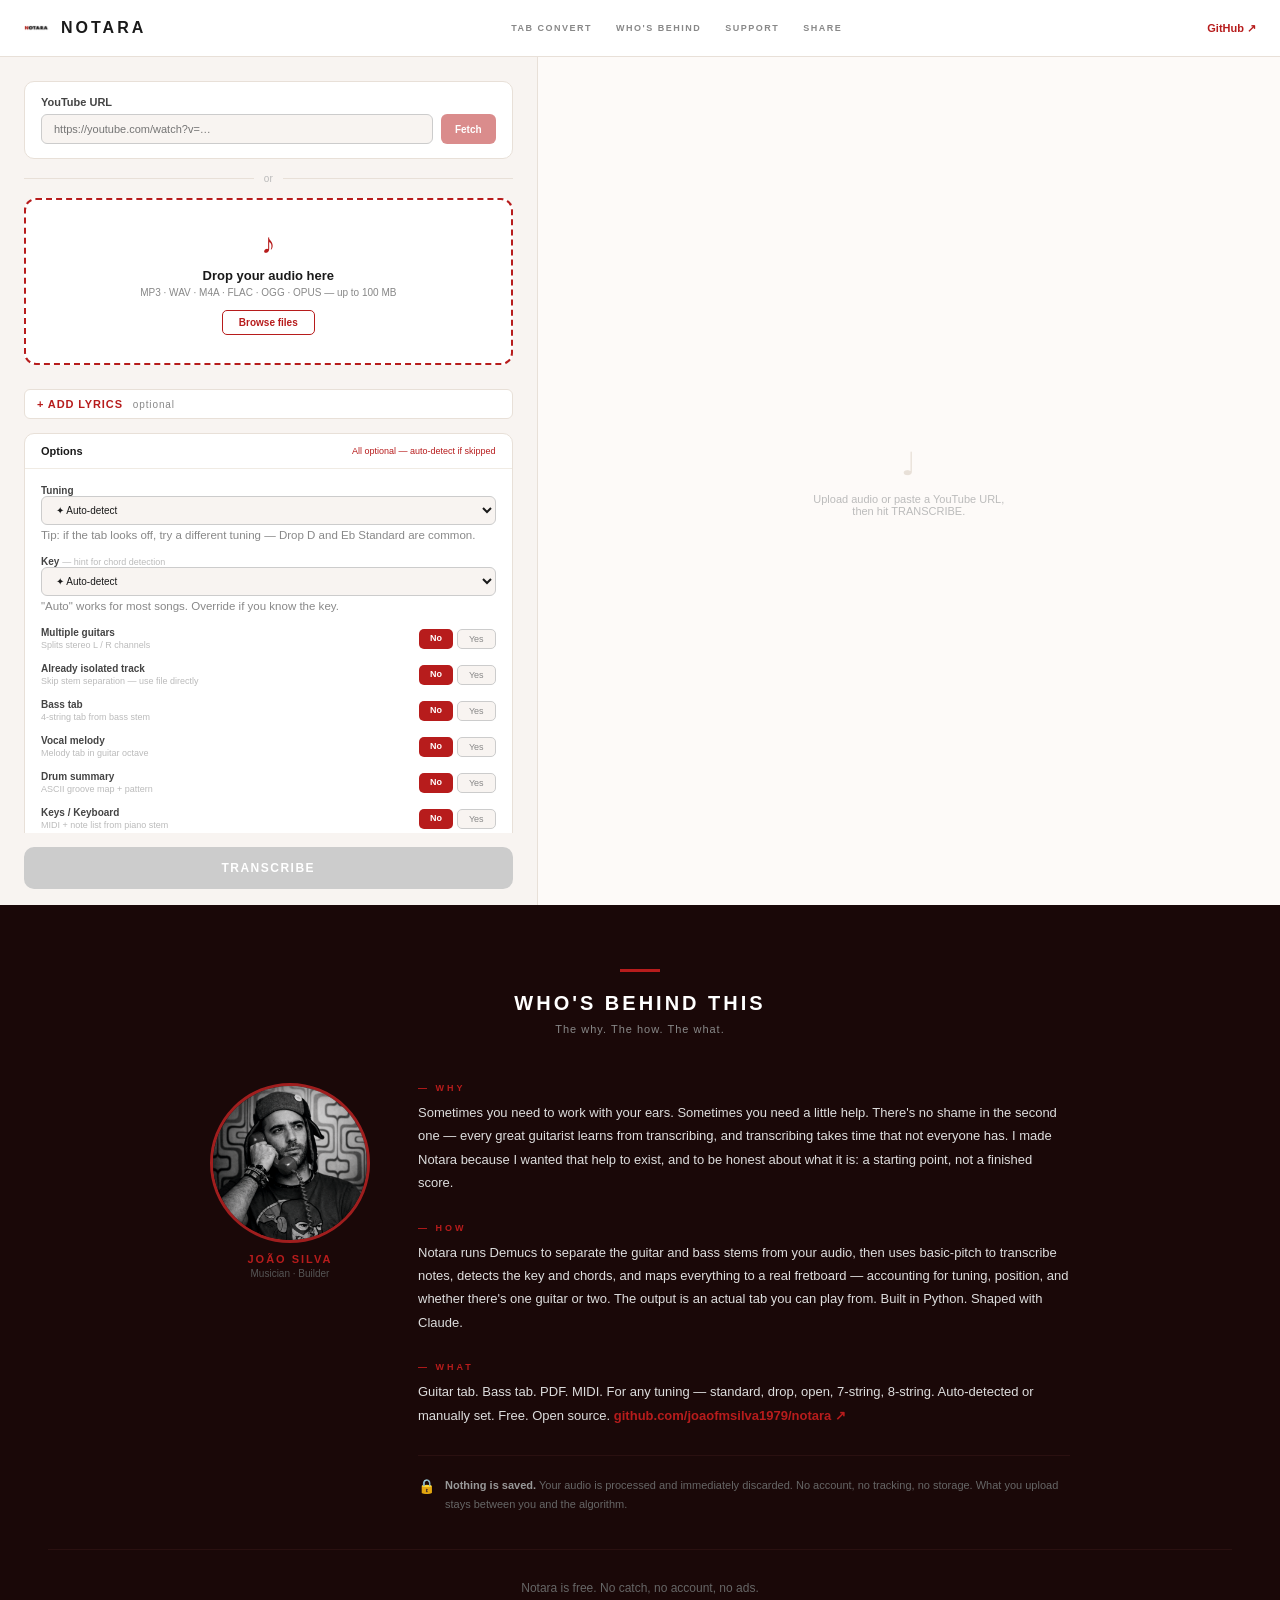
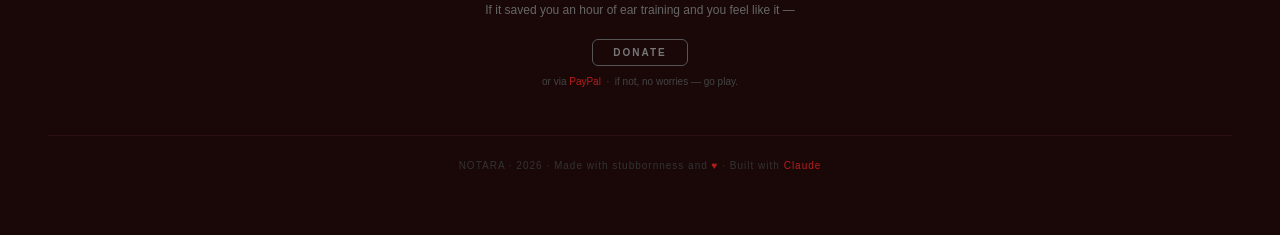
<file: index.html>
<!DOCTYPE html>
<html lang="en">
<head>
  <meta charset="UTF-8">
  <meta name="viewport" content="width=device-width, initial-scale=1.0">
  <title>Notara — Audio to Guitar Tab</title>
  <meta name="description" content="Upload audio or paste a YouTube URL. Notara transcribes guitar tab, bass tab, and vocal melody automatically. Free. No account. Any tuning.">
  <meta name="keywords" content="guitar tab, guitartab, guitar tab generator, audio to guitar tab, ultimate guitar alternative, automatic guitar transcription, bass tab from audio, vocal melody tab, free tab maker">
  <link rel="canonical" href="https://notara.io">
  <meta property="og:title" content="Notara — Audio to Guitar Tab">
  <meta property="og:description" content="Turn any audio into guitar tab. Upload a file or paste a YouTube URL. Free, open source, no account needed.">
  <meta property="og:image" content="https://notara.io/og-image.svg">
  <meta property="og:url" content="https://notara.io">
  <meta property="og:type" content="website">
  <meta name="twitter:card" content="summary_large_image">
  <script type="application/ld+json">{"@context":"https://schema.org","@type":"SoftwareApplication","name":"Notara","applicationCategory":"MusicApplication","operatingSystem":"Web","url":"https://notara.io","description":"Automatic guitar tab and bass tab transcription from audio. Free and open source.","offers":{"@type":"Offer","price":"0"}}</script>
  <link rel="stylesheet" href="css/main.css">
  <link rel="manifest" href="manifest.json">
  <meta name="theme-color" content="#B71C1C">
</head>
<body>

<!-- NAV -->
<nav>
  <a class="logo" href="#" style="text-decoration:none;">
    <img class="logo-img" src="notara-logo.png" alt="Notara logo">
    <span class="logo-text">NOTARA</span>
  </a>
  <nav-links class="nav-links">
    <a class="nav-link" href="#tool">TAB CONVERT</a>
    <a class="nav-link" href="#about">WHO'S BEHIND</a>
    <a class="nav-link" href="#donate">SUPPORT</a>
    <div class="nav-share-wrap">
      <button class="nav-link nav-share-btn" id="btn-share">SHARE</button>
      <div class="share-dropdown" id="share-dropdown" style="display:none">
        <a class="share-item" id="share-twitter" href="#" target="_blank" rel="noopener">𝕏 / Twitter</a>
        <a class="share-item" id="share-whatsapp" href="#" target="_blank" rel="noopener">WhatsApp</a>
        <a class="share-item" id="share-facebook" href="#" target="_blank" rel="noopener">Facebook</a>
        <button class="share-item" id="share-instagram">Instagram</button>
        <button class="share-item" id="share-copy">Copy link</button>
      </div>
    </div>
  </nav-links>
  <a class="nav-gh" href="https://github.com/joaofmsilva1979/notara" target="_blank">GitHub ↗</a>
</nav>

<!-- TOOL -->
<div class="tool-wrapper" id="tool">

  <!-- LEFT PANEL -->
  <div class="panel-left">
  <div class="panel-scroll">

    <!-- YouTube -->
    <div class="yt-box">
      <div class="field-label">YouTube URL</div>
      <div class="yt-row">
        <input class="yt-input" id="yt-input" type="url" placeholder="https://youtube.com/watch?v=…">
        <button class="btn-fetch" id="btn-fetch" disabled>Fetch</button>
      </div>
    </div>

    <div class="or-divider"><span>or</span></div>

    <!-- Drop zone -->
    <div class="drop-zone" id="drop-zone">
      <div class="drop-icon">♪</div>
      <div class="drop-title">Drop your audio here</div>
      <div class="drop-sub">MP3 · WAV · M4A · FLAC · OGG · OPUS — up to 100 MB</div>
      <button class="btn-browse" id="btn-browse">Browse files</button>
      <input type="file" id="file-input" accept=".mp3,.wav,.m4a,.flac,.ogg,.opus" hidden>
    </div>

    <!-- Selected file indicator -->
    <div id="file-indicator" style="display:none;font-size:10px;color:var(--muted);text-align:center;"></div>

    <!-- Lyrics (optional) -->
    <div id="lyrics-section" class="lyrics-section">
      <button id="lyrics-toggle" class="lyrics-toggle" type="button">+ ADD LYRICS <span class="lyrics-toggle-hint">optional</span></button>
      <div id="lyrics-body" class="lyrics-body" style="display:none">
        <div id="lyrics-drop" class="lyrics-drop">
          <span>Drop .txt / .doc / .docx or <button id="lyrics-browse" class="btn-link" type="button">browse</button></span>
          <input type="file" id="lyrics-file-input" accept=".txt,.doc,.docx" style="display:none">
          <div id="lyrics-file-indicator" class="lyrics-file-indicator" style="display:none"></div>
        </div>
        <div class="lyrics-or">— or —</div>
        <textarea id="lyrics-textarea" class="lyrics-textarea" placeholder="Paste lyrics here..." rows="4"></textarea>
      </div>
    </div>

    <!-- Options -->
    <div class="options-box">
      <div class="options-head">
        <span class="options-head-title">Options</span>
        <span class="options-head-hint">All optional — auto-detect if skipped</span>
      </div>
      <div class="options-body">

        <!-- Tuning -->
        <div>
          <div class="opt-label">Tuning</div>
          <select class="opt-select" id="opt-tuning">
            <option value="auto">✦ Auto-detect</option>
            <optgroup label="── Standard ──">
              <option value="Standard EADGBE">Standard (E A D G B e)</option>
              <option value="Eb Standard">Std ½↓ — Eb (Eb Ab Db Gb Bb eb)</option>
              <option value="D Standard">Std 1↓ — D (D G C F A d)</option>
              <option value="C# Standard">Std 1½↓ — C# (C# F# B E G# c#)</option>
              <option value="C Standard">Std 2↓ — C (C F Bb Eb G c)</option>
            </optgroup>
            <optgroup label="── Drop ──">
              <option value="Drop D">Drop D (D A D G B e)</option>
              <option value="Drop C#">Drop C# (C# Ab Db Gb Bb eb)</option>
              <option value="Drop C">Drop C (C G C F A d)</option>
              <option value="Drop B">Drop B (B F# B E G# c#)</option>
              <option value="Drop A">Drop A (A E A D F# b)</option>
            </optgroup>
            <optgroup label="── Open ──">
              <option value="Open G">Open G (D G D G B d)</option>
              <option value="Open D">Open D (D A D F# A d)</option>
              <option value="Open E">Open E (E B E G# B e)</option>
              <option value="Open A">Open A (E A E A C# e)</option>
              <option value="Open C">Open C (C G C G C e)</option>
              <option value="DADGAD">DADGAD (D A D G A d)</option>
            </optgroup>
            <optgroup label="── 7-String ──">
              <option value="7-String Standard">7-String Standard (B E A D G B e)</option>
              <option value="7-String Drop A">7-String Drop A (A E A D G B e)</option>
            </optgroup>
            <optgroup label="── 8-String ──">
              <option value="8-String Standard">8-String Standard (F# B E A D G B e)</option>
              <option value="8-String Drop E">8-String Drop E (E B E A D G B e)</option>
            </optgroup>
            <optgroup label="── Baritone ──">
              <option value="Baritone B">Baritone B (B E A D F# b)</option>
              <option value="Baritone A">Baritone A (A D G C E a)</option>
            </optgroup>
            <optgroup label="── Bass ──">
              <option value="Bass Standard EADG">Bass Standard (E A D G)</option>
              <option value="Bass Drop D">Bass Drop D (D A D G)</option>
              <option value="Bass 5-String BEADG">Bass 5-String (B E A D G)</option>
            </optgroup>
          </select>
          <p class="option-hint" id="tuning-hint">
            Tip: if the tab looks off, try a different tuning — Drop D and Eb Standard are common.
          </p>
        </div>

        <!-- Key -->
        <div>
          <div class="opt-label">Key <span style="font-weight:400;color:var(--dim);font-size:9px;">— hint for chord detection</span></div>
          <select class="opt-select" id="opt-key">
            <option value="auto">✦ Auto-detect</option>
            <optgroup label="Major">
              <option value="C major">C major</option><option value="C# major">C# major</option>
              <option value="D major">D major</option><option value="D# major">D# major</option>
              <option value="E major">E major</option><option value="F major">F major</option>
              <option value="F# major">F# major</option><option value="G major">G major</option>
              <option value="G# major">G# major</option><option value="A major">A major</option>
              <option value="A# major">A# major</option><option value="B major">B major</option>
            </optgroup>
            <optgroup label="Minor">
              <option value="C minor">C minor</option><option value="C# minor">C# minor</option>
              <option value="D minor">D minor</option><option value="D# minor">D# minor</option>
              <option value="E minor">E minor</option><option value="F minor">F minor</option>
              <option value="F# minor">F# minor</option><option value="G minor">G minor</option>
              <option value="G# minor">G# minor</option><option value="A minor">A minor</option>
              <option value="A# minor">A# minor</option><option value="B minor">B minor</option>
            </optgroup>
          </select>
          <p class="option-hint" id="key-hint">
            "Auto" works for most songs. Override if you know the key.
          </p>
        </div>

        <!-- Multiple guitars -->
        <div class="opt-row">
          <div>
            <div class="opt-label">Multiple guitars</div>
            <div class="opt-sublabel">Splits stereo L / R channels</div>
          </div>
          <div class="toggle" id="toggle-multi">
            <div class="toggle-yes" data-val="0">No</div>
            <div class="toggle-no" data-val="1">Yes</div>
          </div>
        </div>

        <!-- Skip separation -->
        <div class="opt-row">
          <div>
            <div class="opt-label">Already isolated track</div>
            <div class="opt-sublabel">Skip stem separation — use file directly</div>
          </div>
          <div class="toggle" id="toggle-nosep">
            <div class="toggle-yes" data-val="0">No</div>
            <div class="toggle-no" data-val="1">Yes</div>
          </div>
        </div>

        <!-- Bass tab -->
        <div class="opt-row">
          <div>
            <div class="opt-label">Bass tab</div>
            <div class="opt-sublabel">4-string tab from bass stem</div>
          </div>
          <div class="toggle" id="toggle-bass">
            <div class="toggle-yes" data-val="0">No</div>
            <div class="toggle-no" data-val="1">Yes</div>
          </div>
        </div>

        <!-- Vocal melody -->
        <div class="opt-row">
          <div>
            <div class="opt-label">Vocal melody</div>
            <div class="opt-sublabel">Melody tab in guitar octave</div>
          </div>
          <div class="toggle" id="toggle-vocal">
            <div class="toggle-yes" data-val="0">No</div>
            <div class="toggle-no" data-val="1">Yes</div>
          </div>
        </div>

        <!-- Drum summary -->
        <div class="opt-row">
          <div>
            <div class="opt-label">Drum summary</div>
            <div class="opt-sublabel">ASCII groove map + pattern</div>
          </div>
          <div class="toggle" id="toggle-drums">
            <div class="toggle-yes" data-val="0">No</div>
            <div class="toggle-no" data-val="1">Yes</div>
          </div>
        </div>

        <!-- Keys / Keyboard -->
        <div class="opt-row">
          <div>
            <div class="opt-label">Keys / Keyboard</div>
            <div class="opt-sublabel">MIDI + note list from piano stem</div>
          </div>
          <div class="toggle" id="toggle-keys">
            <div class="toggle-yes" data-val="0">No</div>
            <div class="toggle-no" data-val="1">Yes</div>
          </div>
        </div>

      </div>
    </div>

  </div><!-- /panel-scroll -->
  <div class="panel-foot">
    <button class="btn-transcribe" id="btn-transcribe" disabled>TRANSCRIBE</button>
    <button class="btn-pwa-install" id="btn-pwa-install" style="display:none">+ Add to home screen</button>
  </div>

  </div>

  <!-- RIGHT PANEL -->
  <div class="panel-right" id="panel-right">

    <!-- Empty state (default) -->
    <div class="right-empty" id="state-empty">
      <div class="right-empty-icon">♩</div>
      <div class="right-empty-text">Upload audio or paste a YouTube URL,<br>then hit TRANSCRIBE.</div>
    </div>

    <!-- Progress (shown during processing) -->
    <div class="progress-box" id="state-progress" style="display:none">
      <div class="progress-title">Processing <span style="color:var(--muted);font-weight:400;font-size:10px;">— ~2 min</span></div>
      <div class="progress-steps" id="progress-steps"></div>
    </div>

    <!-- Error state -->
    <div class="error-box" id="state-error" style="display:none"></div>

    <!-- Results (shown after done) -->
    <div id="state-results" style="display:none">

      <!-- Playback bar -->
      <div class="playback-box">

        <!-- Song meta -->
        <div class="song-meta" id="song-meta" style="display:none">
          <span class="song-meta-item"><span class="song-meta-label">KEY</span><span class="song-meta-value" id="meta-key">—</span></span>
          <span class="song-meta-sep"></span>
          <span class="song-meta-item"><span class="song-meta-label">BPM</span><span class="song-meta-value" id="meta-bpm">—</span></span>
        </div>

        <!-- Transport row -->
        <div class="playback-row">
          <button class="transport-btn" id="rewind-btn" title="Retour au début">&#9664; 0</button>
          <button class="transport-btn" id="back5-btn" title="Reculer 5s">&#8722;5s</button>
          <button class="play-btn" id="play-btn">
            <div class="play-triangle" id="play-icon"></div>
          </button>
          <div class="scrubber" id="scrubber">
            <div class="scrubber-track"><div class="scrubber-fill" id="scrubber-fill"></div></div>
          </div>
          <div class="time" id="time-display">0:00 / 0:00</div>
        </div>

        <!-- NOW / NEXT / AFTER chord trinity -->
        <div class="chord-trinity">
          <div class="chord-slot slot-before">
            <div class="slot-label">BEFORE</div>
            <div class="slot-name" id="chord-before">—</div>
            <div class="slot-diag" id="diag-before"></div>
          </div>
          <div class="chord-slot slot-now">
            <div class="slot-label">NOW</div>
            <div class="slot-name" id="chord-now">—</div>
            <div class="slot-diag" id="diag-now"></div>
          </div>
          <div class="chord-slot slot-next">
            <div class="slot-label">NEXT</div>
            <div class="slot-name" id="chord-next">—</div>
            <div class="slot-diag" id="diag-next"></div>
          </div>
          <div class="chord-slot slot-after">
            <div class="slot-label">AFTER</div>
            <div class="slot-name" id="chord-after">—</div>
            <div class="slot-diag" id="diag-after"></div>
          </div>
        </div>

        <!-- Section structure timeline (proportional) -->
        <div class="section-timeline-wrap" id="section-timeline-wrap" style="display:none">
          <div class="section-timeline" id="section-timeline"></div>
        </div>

        <!-- Chord timeline (scrollable pills) -->
        <div class="chord-timeline-wrap">
          <div class="chord-timeline" id="chord-timeline"></div>
        </div>

        <!-- Practice controls -->
        <div class="practice-row">
          <div class="practice-group">
            <span class="practice-label">TRANSPOSE</span>
            <div class="practice-btns">
              <button class="prac-btn" id="tp-m2">−1</button>
              <button class="prac-btn" id="tp-m1">−½</button>
              <span class="prac-display" id="tp-display">0</span>
              <button class="prac-btn" id="tp-p1">+½</button>
              <button class="prac-btn" id="tp-p2">+1</button>
            </div>
          </div>
          <div class="practice-group">
            <span class="practice-label">SPEED</span>
            <div class="practice-btns">
              <button class="prac-btn speed-btn" data-speed="0.5">0.5×</button>
              <button class="prac-btn speed-btn" data-speed="0.75">0.75×</button>
              <button class="prac-btn speed-btn active" data-speed="1">1×</button>
              <button class="prac-btn speed-btn" data-speed="1.25">1.25×</button>
              <button class="prac-btn speed-btn" data-speed="1.5">1.5×</button>
            </div>
          </div>
        </div>
      </div>

      <!-- Tab panel -->
      <div class="tab-panel">
        <div class="tab-switcher" id="tab-switcher"></div>
        <div class="tab-content" id="tab-content"></div>
        <div class="tab-downloads" id="tab-downloads"></div>
      </div>

    </div>

  </div>
</div>

<!-- ABOUT -->
<section class="about" id="about">
  <div class="about-header">
    <div class="about-rule"></div>
    <div class="about-title">Who's Behind This</div>
    <div class="about-sub">The why. The how. The what.</div>
  </div>

  <div class="about-body">
    <div class="about-photo-col">
      <img class="about-photo" src="joao.png" alt="João Silva">
      <div class="about-name">JOÃO SILVA</div>
      <div class="about-role">Musician · Builder</div>
    </div>
    <div class="about-text">
      <div class="about-section-tag">— Why</div>
      <p class="about-para">Sometimes you need to work with your ears. Sometimes you need a little help. There's no shame in the second one — every great guitarist learns from transcribing, and transcribing takes time that not everyone has. I made Notara because I wanted that help to exist, and to be honest about what it is: a starting point, not a finished score.</p>

      <div class="about-section-tag">— How</div>
      <p class="about-para">Notara runs Demucs to separate the guitar and bass stems from your audio, then uses basic-pitch to transcribe notes, detects the key and chords, and maps everything to a real fretboard — accounting for tuning, position, and whether there's one guitar or two. The output is an actual tab you can play from. Built in Python. Shaped with Claude.</p>

      <div class="about-section-tag">— What</div>
      <p class="about-para">Guitar tab. Bass tab. PDF. MIDI. For any tuning — standard, drop, open, 7-string, 8-string. Auto-detected or manually set. Free. Open source. <a href="https://github.com/joaofmsilva1979/notara" style="color:var(--red);text-decoration:none;font-weight:600;">github.com/joaofmsilva1979/notara ↗</a></p>

      <div class="privacy-row">
        <div class="privacy-icon">🔒</div>
        <p class="privacy-text"><strong>Nothing is saved.</strong> Your audio is processed and immediately discarded. No account, no tracking, no storage. What you upload stays between you and the algorithm.</p>
      </div>
    </div>
  </div>

  <div class="tip-row" id="donate">
    <p class="tip-copy">Notara is free. No catch, no account, no ads.<br>If it saved you an hour of ear training and you feel like it —</p>
    <a class="btn-donate" href="https://ko-fi.com/notaratabs" target="_blank">DONATE</a>
    <div class="tip-alt">or via <a href="https://paypal.me/joaosilva" target="_blank">PayPal</a> &nbsp;·&nbsp; if not, no worries — go play.</div>
  </div>

  <div class="about-footer">
    NOTARA · 2026 · Made with stubbornness and <span style="color:var(--red);">♥</span> · Built with <a href="https://claude.ai" target="_blank">Claude</a>
  </div>
</section>

<audio id="audio-player" style="display:none"></audio>

<script src="js/config.js"></script>
<script src="js/app.js"></script>
<script src="js/chords.js"></script>
<script src="js/playback.js"></script>
<script>
(function() {
  const shareUrl  = 'https://notara.io';
  const shareText = 'Turn any audio into guitar tab — free, open source, no account needed.';

  const btn      = document.getElementById('btn-share');
  const dropdown = document.getElementById('share-dropdown');
  const twLink   = document.getElementById('share-twitter');
  const waLink   = document.getElementById('share-whatsapp');
  const fbLink   = document.getElementById('share-facebook');
  const copyBtn  = document.getElementById('share-copy');
  const igBtn    = document.getElementById('share-instagram');

  if (!btn) return;

  twLink.href = `https://twitter.com/intent/tweet?text=${encodeURIComponent(shareText)}&url=${encodeURIComponent(shareUrl)}`;
  waLink.href = `https://wa.me/?text=${encodeURIComponent(shareText + ' ' + shareUrl)}`;
  fbLink.href = `https://www.facebook.com/sharer/sharer.php?u=${encodeURIComponent(shareUrl)}`;

  btn.addEventListener('click', (e) => {
    e.stopPropagation();
    const open = dropdown.style.display !== 'none';
    dropdown.style.display = open ? 'none' : 'block';
  });

  // Instagram: use native share sheet on mobile, copy link on desktop
  igBtn.addEventListener('click', () => {
    if (navigator.share) {
      navigator.share({ title: 'Notara', text: shareText, url: shareUrl });
    } else {
      navigator.clipboard.writeText(shareUrl).then(() => {
        igBtn.textContent = 'Link copied — paste on Instagram';
        setTimeout(() => { igBtn.textContent = 'Instagram'; }, 2500);
      });
    }
  });

  copyBtn.addEventListener('click', () => {
    navigator.clipboard.writeText(shareUrl).then(() => {
      copyBtn.textContent = 'Copied!';
      setTimeout(() => { copyBtn.textContent = 'Copy link'; }, 2000);
    });
  });

  document.addEventListener('click', () => {
    dropdown.style.display = 'none';
  });
})();
</script>
</body>
</html>
</file>
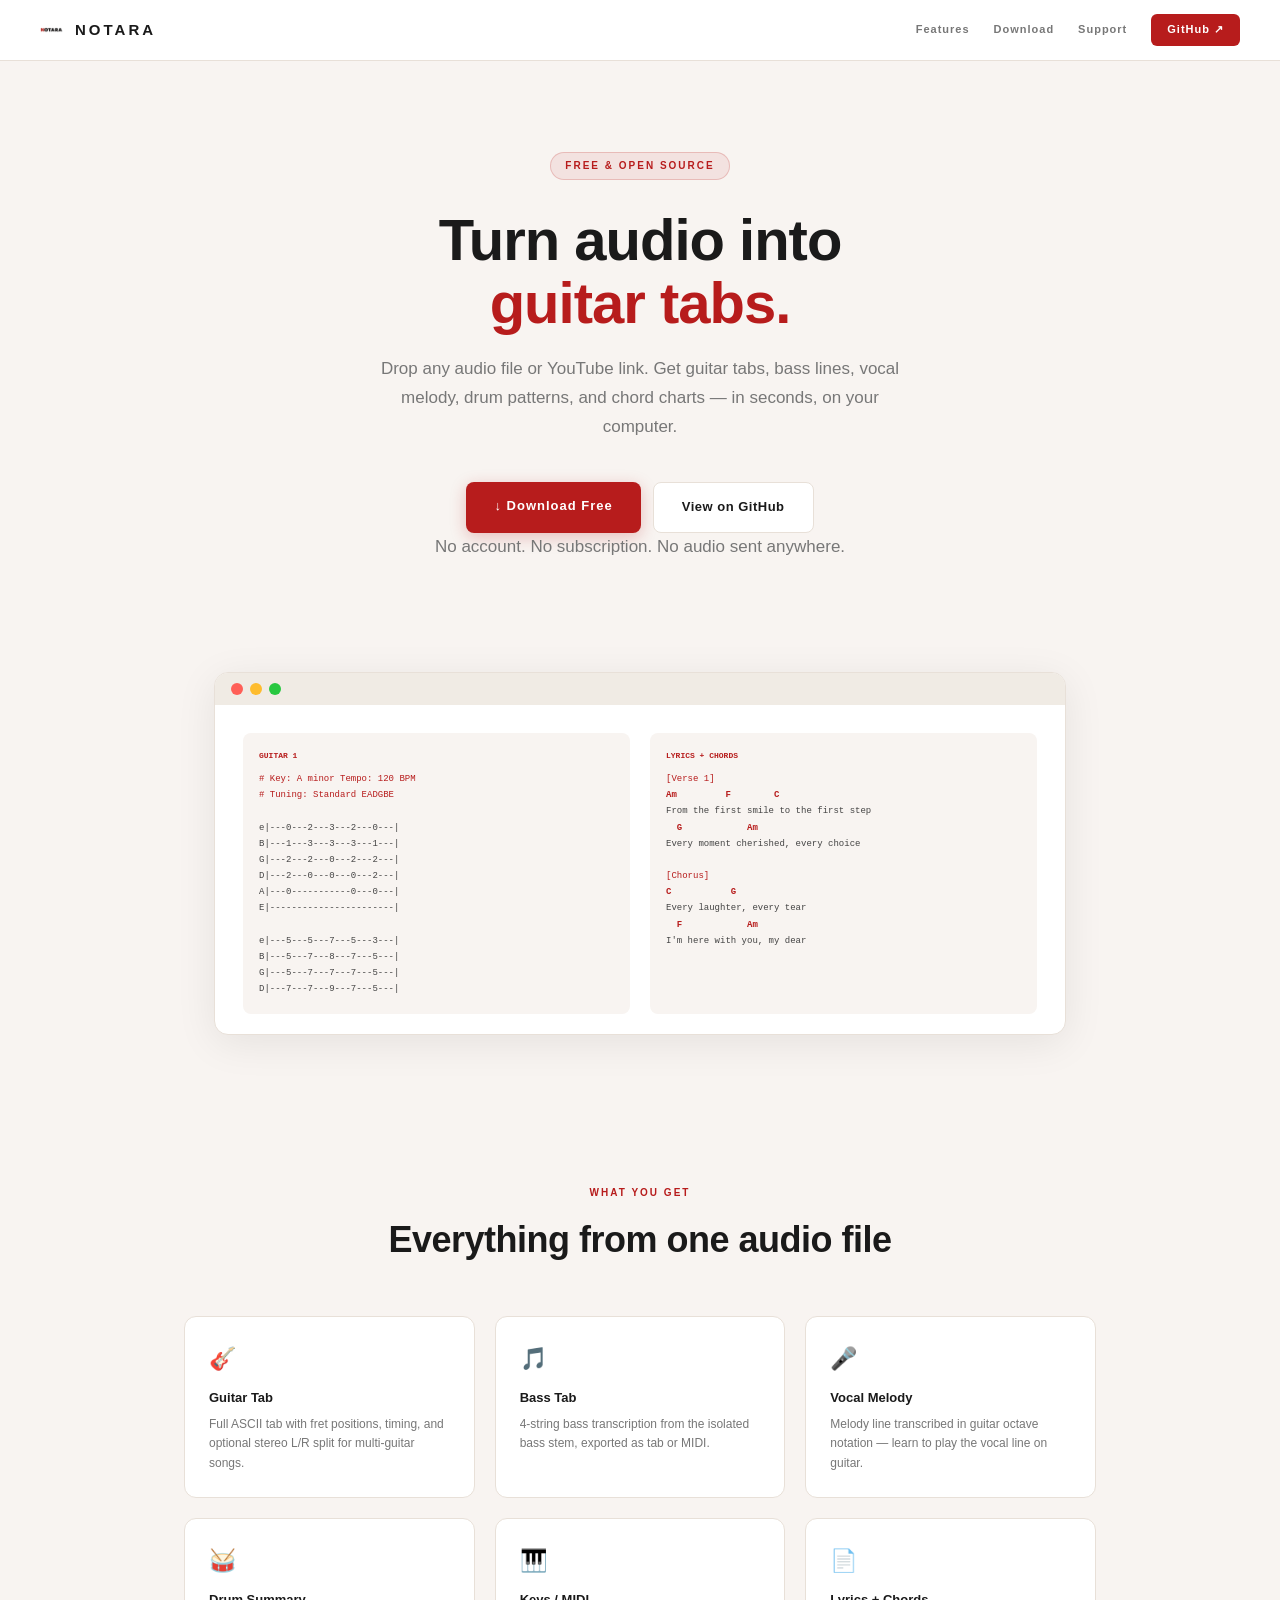
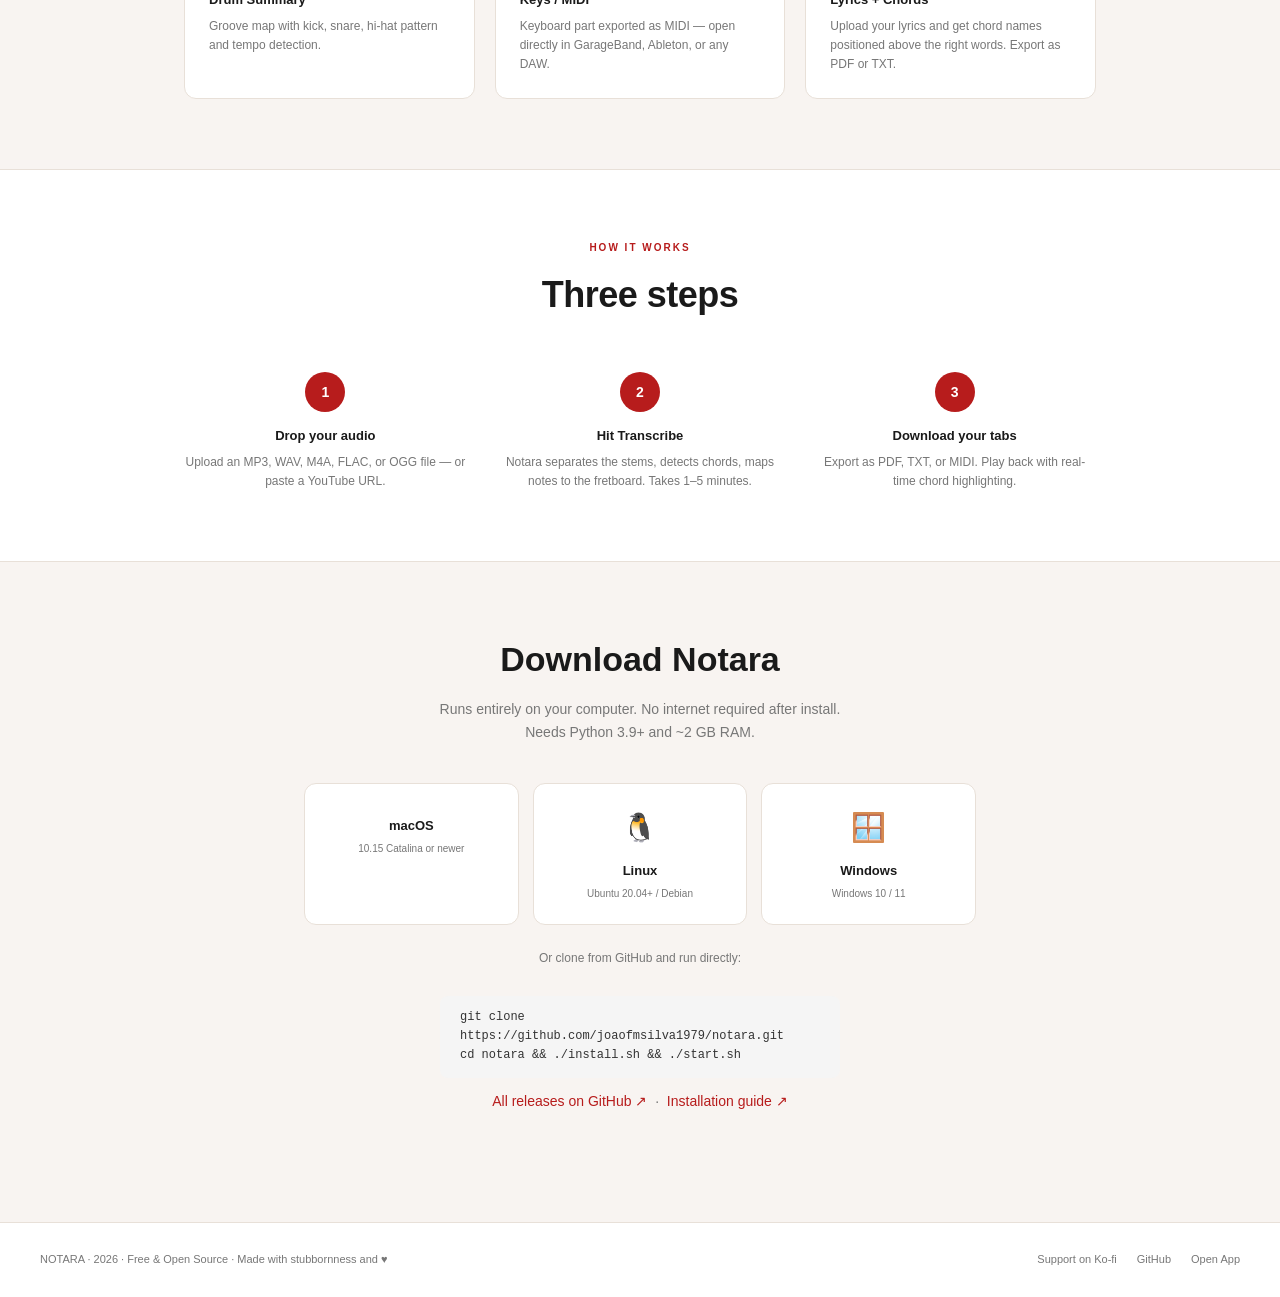
<file: docs/index.html>
<!DOCTYPE html>
<html lang="en">
<head>
  <meta charset="UTF-8">
  <meta name="viewport" content="width=device-width, initial-scale=1.0">
  <title>Notara — Audio to Guitar Tab</title>
  <meta name="description" content="Turn any audio file or YouTube link into guitar tabs, bass lines, vocal melody, drum patterns and chord charts. Free, open source, runs on your computer.">
  <style>
    *, *::before, *::after { box-sizing: border-box; margin: 0; padding: 0; }
    :root {
      --red: #B71C1C;
      --red-dark: #8B0000;
      --red-light: rgba(183,28,28,0.08);
      --cream: #F8F4F1;
      --border: #E8E0D8;
      --text: #1a1a1a;
      --muted: #777;
      --white: #fff;
    }
    body { font-family: 'Helvetica Neue', Helvetica, Arial, sans-serif; background: var(--cream); color: var(--text); line-height: 1.6; }
    a { color: var(--red); text-decoration: none; }
    a:hover { text-decoration: underline; }

    /* NAV */
    nav { background: var(--white); border-bottom: 1px solid var(--border); padding: 14px 40px; display: flex; justify-content: space-between; align-items: center; position: sticky; top: 0; z-index: 100; }
    .nav-logo { display: flex; align-items: center; gap: 9px; text-decoration: none; color: var(--text); }
    .nav-logo img { width: 26px; height: 26px; object-fit: contain; }
    .nav-logo-text { font-size: 15px; font-weight: 800; letter-spacing: 3px; }
    .nav-links { display: flex; gap: 24px; align-items: center; }
    .nav-links a { font-size: 11px; font-weight: 600; color: var(--muted); letter-spacing: 1px; }
    .nav-links a:hover { color: var(--red); text-decoration: none; }
    .nav-btn { background: var(--red); color: var(--white) !important; border-radius: 6px; padding: 7px 16px; font-size: 11px; font-weight: 700; letter-spacing: 1px; }
    .nav-btn:hover { background: var(--red-dark); }

    /* HERO */
    .hero { text-align: center; padding: 90px 24px 70px; max-width: 720px; margin: 0 auto; }
    .hero-badge { display: inline-block; background: var(--red-light); color: var(--red); font-size: 10px; font-weight: 700; letter-spacing: 2px; padding: 5px 14px; border-radius: 20px; margin-bottom: 28px; border: 1px solid rgba(183,28,28,0.2); }
    .hero h1 { font-size: clamp(36px, 6vw, 58px); font-weight: 900; letter-spacing: -1px; line-height: 1.1; margin-bottom: 20px; }
    .hero h1 span { color: var(--red); }
    .hero p { font-size: 17px; color: var(--muted); max-width: 520px; margin: 0 auto 40px; line-height: 1.7; }
    .hero-btns { display: flex; gap: 12px; justify-content: center; flex-wrap: wrap; }
    .btn-primary { background: var(--red); color: var(--white); border: none; border-radius: 8px; padding: 14px 28px; font-size: 13px; font-weight: 700; letter-spacing: 1px; cursor: pointer; text-decoration: none; display: inline-block; transition: background 0.15s; box-shadow: 0 4px 16px rgba(183,28,28,0.25); }
    .btn-primary:hover { background: var(--red-dark); text-decoration: none; }
    .btn-secondary { background: var(--white); color: var(--text); border: 1px solid var(--border); border-radius: 8px; padding: 14px 28px; font-size: 13px; font-weight: 600; letter-spacing: 0.5px; cursor: pointer; text-decoration: none; display: inline-block; transition: border-color 0.15s; }
    .btn-secondary:hover { border-color: var(--red); color: var(--red); text-decoration: none; }
    .hero-note { margin-top: 16px; font-size: 11px; color: var(--muted); }

    /* DEMO PREVIEW */
    .preview { background: var(--white); border: 1px solid var(--border); border-radius: 14px; margin: 0 auto 80px; max-width: 860px; overflow: hidden; box-shadow: 0 8px 40px rgba(0,0,0,0.08); }
    .preview-bar { background: #f0ebe4; padding: 10px 16px; display: flex; gap: 7px; align-items: center; }
    .preview-dot { width: 12px; height: 12px; border-radius: 50%; }
    .preview-dot:nth-child(1) { background: #ff5f57; }
    .preview-dot:nth-child(2) { background: #febc2e; }
    .preview-dot:nth-child(3) { background: #28c840; }
    .preview-content { padding: 28px 28px 20px; display: grid; grid-template-columns: 1fr 1fr; gap: 20px; }
    .preview-tab { background: var(--cream); border-radius: 8px; padding: 16px; font-family: 'Courier New', monospace; font-size: 9px; line-height: 1.8; color: #444; overflow: hidden; }
    .preview-tab-header { font-size: 8px; color: var(--red); font-weight: 700; margin-bottom: 8px; font-family: inherit; }
    .preview-comment { color: var(--red); }
    .preview-chord { color: var(--red); font-weight: 700; }

    /* FEATURES */
    .section { padding: 70px 24px; max-width: 960px; margin: 0 auto; }
    .section-label { font-size: 10px; font-weight: 700; color: var(--red); letter-spacing: 2px; text-align: center; margin-bottom: 10px; }
    .section-title { font-size: clamp(26px, 4vw, 36px); font-weight: 800; text-align: center; margin-bottom: 48px; letter-spacing: -0.5px; }
    .features { display: grid; grid-template-columns: repeat(auto-fit, minmax(240px, 1fr)); gap: 20px; }
    .feature { background: var(--white); border: 1px solid var(--border); border-radius: 12px; padding: 24px; }
    .feature-icon { font-size: 22px; margin-bottom: 12px; }
    .feature-title { font-size: 13px; font-weight: 700; margin-bottom: 6px; }
    .feature-desc { font-size: 12px; color: var(--muted); line-height: 1.6; }

    /* HOW IT WORKS */
    .how { background: var(--white); border-top: 1px solid var(--border); border-bottom: 1px solid var(--border); }
    .steps { display: grid; grid-template-columns: repeat(auto-fit, minmax(200px, 1fr)); gap: 32px; }
    .step { text-align: center; }
    .step-num { width: 40px; height: 40px; background: var(--red); color: var(--white); border-radius: 50%; display: flex; align-items: center; justify-content: center; font-size: 14px; font-weight: 800; margin: 0 auto 14px; }
    .step-title { font-size: 13px; font-weight: 700; margin-bottom: 6px; }
    .step-desc { font-size: 12px; color: var(--muted); }

    /* DOWNLOAD */
    .download { text-align: center; padding: 70px 24px; max-width: 720px; margin: 0 auto; }
    .download h2 { font-size: clamp(24px, 4vw, 34px); font-weight: 800; margin-bottom: 12px; }
    .download p { color: var(--muted); font-size: 14px; margin-bottom: 40px; }
    .download-grid { display: grid; grid-template-columns: repeat(auto-fit, minmax(180px, 1fr)); gap: 14px; margin-bottom: 24px; }
    .dl-card { background: var(--white); border: 1px solid var(--border); border-radius: 12px; padding: 22px 16px; text-align: center; text-decoration: none; color: var(--text); transition: border-color 0.15s, box-shadow 0.15s; }
    .dl-card:hover { border-color: var(--red); box-shadow: 0 4px 16px rgba(183,28,28,0.1); text-decoration: none; color: var(--text); }
    .dl-card-icon { font-size: 28px; margin-bottom: 10px; }
    .dl-card-os { font-size: 13px; font-weight: 700; margin-bottom: 4px; }
    .dl-card-sub { font-size: 10px; color: var(--muted); }
    .dl-install { background: #f5f5f5; border-radius: 8px; padding: 12px 20px; font-family: 'Courier New', monospace; font-size: 12px; color: #333; margin: 0 auto 12px; max-width: 400px; text-align: left; }
    .dl-note { font-size: 11px; color: var(--muted); }

    /* FOOTER */
    footer { background: var(--white); border-top: 1px solid var(--border); padding: 28px 40px; display: flex; justify-content: space-between; align-items: center; flex-wrap: wrap; gap: 12px; }
    .footer-left { font-size: 11px; color: var(--muted); }
    .footer-links { display: flex; gap: 20px; }
    .footer-links a { font-size: 11px; color: var(--muted); }
    .footer-links a:hover { color: var(--red); }

    @media(max-width: 600px) {
      nav { padding: 12px 20px; }
      .nav-links { gap: 14px; }
      .preview-content { grid-template-columns: 1fr; }
      footer { flex-direction: column; text-align: center; padding: 24px 20px; }
    }
  </style>
</head>
<body>

<nav>
  <a class="nav-logo" href="#">
    <img src="../notara-logo.png" alt="Notara">
    <span class="nav-logo-text">NOTARA</span>
  </a>
  <div class="nav-links">
    <a href="#features">Features</a>
    <a href="#download">Download</a>
    <a href="https://ko-fi.com/notaratabs" target="_blank">Support</a>
    <a href="https://github.com/joaofmsilva1979/notara" target="_blank" class="nav-btn">GitHub ↗</a>
  </div>
</nav>

<!-- HERO -->
<div class="hero">
  <div class="hero-badge">FREE &amp; OPEN SOURCE</div>
  <h1>Turn audio into<br><span>guitar tabs.</span></h1>
  <p>Drop any audio file or YouTube link. Get guitar tabs, bass lines, vocal melody, drum patterns, and chord charts — in seconds, on your computer.</p>
  <div class="hero-btns">
    <a href="#download" class="btn-primary">↓ Download Free</a>
    <a href="https://github.com/joaofmsilva1979/notara" target="_blank" class="btn-secondary">View on GitHub</a>
  </div>
  <p class="hero-note">No account. No subscription. No audio sent anywhere.</p>
</div>

<!-- PREVIEW -->
<div style="padding: 0 24px 0; max-width: 900px; margin: 0 auto;">
<div class="preview">
  <div class="preview-bar">
    <div class="preview-dot"></div>
    <div class="preview-dot"></div>
    <div class="preview-dot"></div>
  </div>
  <div class="preview-content">
    <div class="preview-tab">
      <div class="preview-tab-header">GUITAR 1</div>
      <span class="preview-comment"># Key: A minor  Tempo: 120 BPM</span><br>
      <span class="preview-comment"># Tuning: Standard EADGBE</span><br><br>
      e|---0---2---3---2---0---|<br>
      B|---1---3---3---3---1---|<br>
      G|---2---2---0---2---2---|<br>
      D|---2---0---0---0---2---|<br>
      A|---0-----------0---0---|<br>
      E|-----------------------|<br><br>
      e|---5---5---7---5---3---|<br>
      B|---5---7---8---7---5---|<br>
      G|---5---7---7---7---5---|<br>
      D|---7---7---9---7---5---|<br>
    </div>
    <div class="preview-tab">
      <div class="preview-tab-header">LYRICS + CHORDS</div>
      <span class="preview-comment">[Verse 1]</span><br>
      <span class="preview-chord">Am&nbsp;&nbsp;&nbsp;&nbsp;&nbsp;&nbsp;&nbsp;&nbsp;&nbsp;F&nbsp;&nbsp;&nbsp;&nbsp;&nbsp;&nbsp;&nbsp;&nbsp;C</span><br>
      From the first smile to the first step<br>
      <span class="preview-chord">&nbsp;&nbsp;G&nbsp;&nbsp;&nbsp;&nbsp;&nbsp;&nbsp;&nbsp;&nbsp;&nbsp;&nbsp;&nbsp;&nbsp;Am</span><br>
      Every moment cherished, every choice<br><br>
      <span class="preview-comment">[Chorus]</span><br>
      <span class="preview-chord">C&nbsp;&nbsp;&nbsp;&nbsp;&nbsp;&nbsp;&nbsp;&nbsp;&nbsp;&nbsp;&nbsp;G</span><br>
      Every laughter, every tear<br>
      <span class="preview-chord">&nbsp;&nbsp;F&nbsp;&nbsp;&nbsp;&nbsp;&nbsp;&nbsp;&nbsp;&nbsp;&nbsp;&nbsp;&nbsp;&nbsp;Am</span><br>
      I'm here with you, my dear<br>
    </div>
  </div>
</div>
</div>

<!-- FEATURES -->
<div class="section" id="features">
  <div class="section-label">WHAT YOU GET</div>
  <div class="section-title">Everything from one audio file</div>
  <div class="features">
    <div class="feature">
      <div class="feature-icon">🎸</div>
      <div class="feature-title">Guitar Tab</div>
      <div class="feature-desc">Full ASCII tab with fret positions, timing, and optional stereo L/R split for multi-guitar songs.</div>
    </div>
    <div class="feature">
      <div class="feature-icon">🎵</div>
      <div class="feature-title">Bass Tab</div>
      <div class="feature-desc">4-string bass transcription from the isolated bass stem, exported as tab or MIDI.</div>
    </div>
    <div class="feature">
      <div class="feature-icon">🎤</div>
      <div class="feature-title">Vocal Melody</div>
      <div class="feature-desc">Melody line transcribed in guitar octave notation — learn to play the vocal line on guitar.</div>
    </div>
    <div class="feature">
      <div class="feature-icon">🥁</div>
      <div class="feature-title">Drum Summary</div>
      <div class="feature-desc">Groove map with kick, snare, hi-hat pattern and tempo detection.</div>
    </div>
    <div class="feature">
      <div class="feature-icon">🎹</div>
      <div class="feature-title">Keys / MIDI</div>
      <div class="feature-desc">Keyboard part exported as MIDI — open directly in GarageBand, Ableton, or any DAW.</div>
    </div>
    <div class="feature">
      <div class="feature-icon">📄</div>
      <div class="feature-title">Lyrics + Chords</div>
      <div class="feature-desc">Upload your lyrics and get chord names positioned above the right words. Export as PDF or TXT.</div>
    </div>
  </div>
</div>

<!-- HOW IT WORKS -->
<div class="how">
  <div class="section">
    <div class="section-label">HOW IT WORKS</div>
    <div class="section-title">Three steps</div>
    <div class="steps">
      <div class="step">
        <div class="step-num">1</div>
        <div class="step-title">Drop your audio</div>
        <div class="step-desc">Upload an MP3, WAV, M4A, FLAC, or OGG file — or paste a YouTube URL.</div>
      </div>
      <div class="step">
        <div class="step-num">2</div>
        <div class="step-title">Hit Transcribe</div>
        <div class="step-desc">Notara separates the stems, detects chords, maps notes to the fretboard. Takes 1–5 minutes.</div>
      </div>
      <div class="step">
        <div class="step-num">3</div>
        <div class="step-title">Download your tabs</div>
        <div class="step-desc">Export as PDF, TXT, or MIDI. Play back with real-time chord highlighting.</div>
      </div>
    </div>
  </div>
</div>

<!-- DOWNLOAD -->
<div class="download" id="download">
  <h2>Download Notara</h2>
  <p>Runs entirely on your computer. No internet required after install.<br>Needs Python 3.9+ and ~2 GB RAM.</p>

  <div class="download-grid">
    <a class="dl-card" href="https://github.com/joaofmsilva1979/notara/releases/latest/download/notara-macos.zip">
      <div class="dl-card-icon"></div>
      <div class="dl-card-os">macOS</div>
      <div class="dl-card-sub">10.15 Catalina or newer</div>
    </a>
    <a class="dl-card" href="https://github.com/joaofmsilva1979/notara/releases/latest/download/notara-linux.zip">
      <div class="dl-card-icon">🐧</div>
      <div class="dl-card-os">Linux</div>
      <div class="dl-card-sub">Ubuntu 20.04+ / Debian</div>
    </a>
    <a class="dl-card" href="https://github.com/joaofmsilva1979/notara/releases/latest/download/notara-windows.zip">
      <div class="dl-card-icon">🪟</div>
      <div class="dl-card-os">Windows</div>
      <div class="dl-card-sub">Windows 10 / 11</div>
    </a>
  </div>

  <p style="font-size:12px; color:var(--muted); margin-bottom: 28px;">
    Or clone from GitHub and run directly:
  </p>
  <div class="dl-install">git clone https://github.com/joaofmsilva1979/notara.git<br>cd notara &amp;&amp; ./install.sh &amp;&amp; ./start.sh</div>

  <p class="dl-note">
    <a href="https://github.com/joaofmsilva1979/notara/releases" target="_blank">All releases on GitHub ↗</a>
    &nbsp;·&nbsp;
    <a href="https://github.com/joaofmsilva1979/notara#readme" target="_blank">Installation guide ↗</a>
  </p>
</div>

<!-- FOOTER -->
<footer>
  <div class="footer-left">
    NOTARA · 2026 · Free &amp; Open Source · Made with stubbornness and ♥
  </div>
  <div class="footer-links">
    <a href="https://ko-fi.com/notaratabs" target="_blank">Support on Ko-fi</a>
    <a href="https://github.com/joaofmsilva1979/notara" target="_blank">GitHub</a>
    <a href="../index.html">Open App</a>
  </div>
</footer>

</body>
</html>
</file>
<file: css/main.css>
/* Warm Ruby design system */
*, *::before, *::after { box-sizing: border-box; margin: 0; padding: 0; }

:root {
  --red: #B71C1C;
  --red-light: rgba(183,28,28,0.10);
  --cream: #F8F4F1;
  --border: #E8E0D8;
  --text: #1a1a1a;
  --muted: #888;
  --dim: #bbb;
  --white: #fff;
  --tab-bg: #FDFAF8;
  --dark-bg: #1A0808;
}

body { font-family: 'Helvetica Neue', Helvetica, Arial, sans-serif; background: var(--cream); color: var(--text); }

/* NAV */
nav { background: var(--white); border-bottom: 1px solid var(--border); padding: 14px 24px; display: flex; justify-content: space-between; align-items: center; position: sticky; top: 0; z-index: 100; }
.logo { display: flex; align-items: center; gap: 9px; color: inherit; text-decoration: none; cursor: pointer; }
.logo-img { width: 28px; height: 28px; object-fit: contain; }
.logo-text { font-size: 16px; font-weight: 800; letter-spacing: 3px; }
.nav-sub { font-size: 11px; color: var(--muted); }
.nav-gh { font-size: 11px; color: var(--red); text-decoration: none; font-weight: 600; }
@media(max-width:500px){ .nav-sub { display:none; } }

/* NAV LINKS */
.nav-links { display: flex; align-items: center; gap: 0; }
.nav-link {
  font-size: 9px;
  font-weight: 700;
  letter-spacing: 1.5px;
  color: var(--muted);
  text-decoration: none;
  padding: 6px 12px;
  border-radius: 5px;
  cursor: pointer;
  background: none;
  border: none;
  font-family: inherit;
  transition: color 0.15s;
  white-space: nowrap;
}
.nav-link:hover { color: var(--red); }
.nav-share-wrap { position: relative; }
.share-dropdown {
  position: absolute;
  top: calc(100% + 6px);
  left: 50%;
  transform: translateX(-50%);
  background: var(--white);
  border: 1px solid var(--border);
  border-radius: 8px;
  box-shadow: 0 4px 16px rgba(0,0,0,0.12);
  overflow: hidden;
  min-width: 140px;
  z-index: 200;
}
.share-item {
  display: block;
  width: 100%;
  padding: 9px 16px;
  font-size: 10px;
  font-weight: 600;
  color: var(--text);
  text-decoration: none;
  background: none;
  border: none;
  border-bottom: 1px solid var(--border);
  text-align: left;
  cursor: pointer;
  font-family: inherit;
  transition: background 0.1s;
}
.share-item:last-child { border-bottom: none; }
.share-item:hover { background: var(--cream); color: var(--red); }
@media(max-width: 600px) { .nav-links { display: none; } }

/* TOOL */
.tool-wrapper { display: flex; height: calc(100vh - 52px); min-height: calc(100vh - 52px); }

/* LEFT PANEL */
.panel-left { width: 42%; min-width: 300px; border-right: 1px solid var(--border); display: flex; flex-direction: column; background: var(--cream); overflow: hidden; }
.panel-scroll { flex: 1; overflow-y: scroll; padding: 24px 24px 20px; display: flex; flex-direction: column; gap: 14px; }
.panel-scroll > * { flex-shrink: 0; }
.panel-scroll::-webkit-scrollbar { width: 8px; }
.panel-scroll::-webkit-scrollbar-track { background: var(--border); border-radius: 4px; }
.panel-scroll::-webkit-scrollbar-thumb { background: #c9bfb7; border-radius: 4px; }
.panel-scroll::-webkit-scrollbar-thumb:hover { background: var(--muted); }
.panel-foot { padding: 14px 24px 16px; flex-shrink: 0; display: flex; flex-direction: column; gap: 8px; }

/* RIGHT PANEL */
.panel-right { flex: 1; padding: 24px; display: flex; flex-direction: column; gap: 14px; background: var(--tab-bg); overflow: hidden; }

/* RESPONSIVE */
@media(max-width: 768px) {
  .tool-wrapper { flex-direction: column; min-height: auto; }
  .panel-left { width: 100%; border-right: none; border-bottom: 1px solid var(--border); }
  .panel-right { width: 100%; height: auto; overflow-y: auto; }
  .panel-right.hidden { display: none; }
  #state-results { flex: none; overflow: visible; }
  .tab-panel { flex: none; min-height: 200px; }
  .tab-content { flex: none; overflow-y: visible; }
}

/* YOUTUBE INPUT */
.yt-box { background: var(--white); border-radius: 10px; border: 1px solid var(--border); padding: 14px 16px; }
.field-label { font-size: 11px; font-weight: 700; color: #444; margin-bottom: 6px; }
.yt-row { display: flex; gap: 8px; }
.yt-input { flex: 1; background: var(--cream); border: 1px solid #ccc; border-radius: 6px; padding: 8px 12px; font-size: 11px; color: var(--muted); outline: none; }
.yt-input:focus { border-color: var(--red); color: var(--text); }
.btn-fetch { background: var(--red); color: var(--white); border: none; border-radius: 6px; padding: 8px 14px; font-size: 10px; font-weight: 700; cursor: pointer; white-space: nowrap; }
.btn-fetch:disabled { opacity: 0.5; cursor: not-allowed; }

/* OR DIVIDER */
.or-divider { display: flex; align-items: center; gap: 10px; }
.or-divider::before, .or-divider::after { content:''; flex:1; height:1px; background: var(--border); }
.or-divider span { font-size: 10px; color: var(--dim); }

/* DROP ZONE */
.drop-zone { border: 2px dashed var(--red); border-radius: 12px; padding: 28px 20px; text-align: center; background: var(--white); cursor: pointer; transition: background 0.15s; }
.drop-zone:hover, .drop-zone.drag-over { background: var(--red-light); }
.drop-icon { font-size: 28px; color: var(--red); margin-bottom: 8px; }
.drop-title { font-size: 13px; font-weight: 600; margin-bottom: 4px; }
.drop-sub { font-size: 10px; color: var(--muted); margin-bottom: 12px; }
.btn-browse { border: 1px solid var(--red); color: var(--red); border-radius: 5px; padding: 6px 16px; font-size: 10px; font-weight: 600; background: transparent; cursor: pointer; }

/* OPTIONS */
.options-box { background: var(--white); border-radius: 10px; border: 1px solid var(--border); overflow: hidden; }
.options-head { padding: 11px 16px; border-bottom: 1px solid #f0ebe4; display: flex; justify-content: space-between; align-items: center; }
.options-head-title { font-size: 11px; font-weight: 700; }
.options-head-hint { font-size: 9px; color: var(--red); }
.options-body { padding: 16px; display: flex; flex-direction: column; gap: 13px; }
.opt-select { width: 100%; background: var(--cream); border: 1px solid #ccc; border-radius: 6px; padding: 7px 10px; font-size: 10px; color: var(--text); }
.opt-label { font-size: 10px; font-weight: 600; color: #444; }
.opt-sublabel { font-size: 9px; color: var(--dim); margin-top: 2px; }
.opt-row { display: flex; justify-content: space-between; align-items: center; gap: 12px; }
.toggle { display: flex; gap: 4px; flex-shrink: 0; }
.toggle-no { background: var(--cream); border: 1px solid #ccc; border-radius: 5px; padding: 4px 11px; font-size: 9px; color: var(--muted); cursor: pointer; user-select: none; }
.toggle-yes { background: var(--red); border-radius: 5px; padding: 4px 11px; font-size: 9px; color: var(--white); font-weight: 600; cursor: pointer; user-select: none; }

/* TRANSCRIBE BUTTON */
.btn-transcribe { background: var(--red); color: var(--white); border: none; border-radius: 10px; padding: 14px; font-size: 12px; font-weight: 700; letter-spacing: 1.5px; cursor: pointer; box-shadow: 0 3px 12px rgba(183,28,28,0.28); width: 100%; transition: background 0.15s; }
.btn-transcribe:hover { background: #8B0000; }
.btn-transcribe:disabled { background: #ccc; box-shadow: none; cursor: not-allowed; }

/* PROGRESS */
.progress-box { background: var(--white); border-radius: 10px; border: 1px solid var(--border); padding: 14px 16px; }
.progress-title { font-size: 11px; font-weight: 700; margin-bottom: 10px; }
.progress-steps { display: flex; flex-direction: column; gap: 8px; }
.progress-step { display: flex; align-items: center; gap: 10px; }
.step-dot { width: 16px; height: 16px; min-width: 16px; border-radius: 50%; border: 1px solid #ccc; background: #eee; }
.step-dot.done { background: var(--red); border-color: var(--red); display: flex; align-items: center; justify-content: center; color: var(--white); font-size: 8px; font-weight: 700; }
.step-dot.done::after { content: '✓'; }
.step-dot.active { background: transparent; border-color: var(--red); border-width: 2px; animation: pulse 1s ease-in-out infinite; }
.step-label { font-size: 10px; color: #444; }
.step-label.pending { color: var(--dim); }
@keyframes pulse { 0%,100% { opacity:1; } 50% { opacity:0.4; } }

/* PLAYBACK */
.playback-box { background: var(--white); border-radius: 10px; border: 1px solid var(--border); padding: 14px 16px; }
.song-meta { display: flex; align-items: center; gap: 16px; margin-bottom: 10px; }
.song-meta-item { display: flex; align-items: baseline; gap: 6px; }
.song-meta-label { font-size: 9px; font-weight: 700; color: var(--muted); letter-spacing: 0.08em; }
.song-meta-value { font-size: 14px; font-weight: 700; color: var(--text); }
.song-meta-sep { width: 1px; height: 16px; background: var(--border); }
.playback-row { display: flex; align-items: center; gap: 8px; margin-bottom: 12px; }
.transport-btn { background: var(--cream); border: 1px solid var(--border); border-radius: 4px; padding: 3px 8px; font-size: 9px; font-weight: 600; color: var(--text); cursor: pointer; font-family: inherit; transition: background 0.1s, border-color 0.1s; white-space: nowrap; flex-shrink: 0; }
.transport-btn:hover { border-color: var(--red); color: var(--red); }
.play-btn { width: 36px; height: 36px; min-width: 36px; background: var(--red); border-radius: 50%; display: flex; align-items: center; justify-content: center; cursor: pointer; border: none; box-shadow: 0 2px 8px rgba(183,28,28,0.30); }
.play-triangle { width:0; height:0; border-style:solid; border-width:7px 0 7px 13px; border-color:transparent transparent transparent var(--white); margin-left:2px; }
.pause-bars { display:flex; gap:3px; align-items:center; }
.pause-bar { width:3px; height:14px; background:var(--white); border-radius:1px; }
.scrubber { flex:1; cursor:pointer; padding: 6px 0; }
.scrubber-track { height:4px; background: var(--border); border-radius:2px; position:relative; }
.scrubber-fill { width:0%; height:100%; background: var(--red); border-radius:2px; transition: width 0.1s linear; }
.time { font-size:9px; color: var(--muted); white-space:nowrap; }

/* Chord trinity — BEFORE / NOW / NEXT / AFTER */
.chord-trinity {
  display: grid;
  grid-template-columns: 1fr 1.6fr 1fr 1fr;
  gap: 8px;
  margin: 4px 0 10px;
  align-items: start;
}
.chord-slot {
  display: flex;
  flex-direction: column;
  align-items: center;
  gap: 4px;
}
.slot-label {
  font-size: 7px;
  font-weight: 700;
  letter-spacing: 1.5px;
  color: var(--dim);
  text-transform: uppercase;
}
.slot-name {
  font-size: 14px;
  font-weight: 700;
  color: #555;
  min-height: 22px;
  text-align: center;
}
.slot-diag { display: flex; flex-wrap: wrap; gap: 4px; justify-content: center; }
/* NOW slot is bigger and highlighted */
.slot-now .slot-label { color: var(--red); }
.slot-now .slot-name {
  font-size: 26px;
  color: var(--text);
  background: var(--red);
  color: var(--white);
  border-radius: 8px;
  padding: 4px 18px;
  min-width: 60px;
  text-align: center;
  line-height: 1.2;
}

/* Chord timeline */
.chord-timeline-wrap {
  overflow-x: auto;
  margin: 0 -4px 10px;
  padding: 2px 4px 4px;
  scrollbar-width: thin;
  scrollbar-color: #ddd transparent;
}
.chord-timeline-wrap::-webkit-scrollbar { height: 3px; }
.chord-timeline-wrap::-webkit-scrollbar-thumb { background: #ddd; border-radius: 2px; }
.chord-timeline {
  display: flex;
  gap: 4px;
  min-width: max-content;
}
.chord-pill {
  background: var(--cream);
  border: 1px solid var(--border);
  border-radius: 5px;
  padding: 4px 10px;
  font-size: 10px;
  font-weight: 700;
  color: #555;
  cursor: pointer;
  white-space: nowrap;
  transition: background 0.1s, border-color 0.1s, color 0.1s;
  user-select: none;
}
.chord-pill:hover { border-color: var(--red); color: var(--red); }
.chord-pill.active { background: var(--red); border-color: var(--red); color: var(--white); }
.chord-pill.near { border-color: #e0a0a0; color: #8B0000; }

/* RESULTS CONTAINER */
#state-results { display: flex; flex-direction: column; flex: 1; gap: 14px; min-height: 0; overflow: hidden; }

/* TAB PANEL */
.tab-panel { background: var(--white); border-radius: 10px; border: 1px solid var(--border); overflow: hidden; display: flex; flex-direction: column; flex: 1; min-height: 0; }
.tab-switcher { display: flex; border-bottom: 1px solid var(--border); overflow-x: auto; }
.tab-btn { padding: 9px 16px; font-size: 10px; font-weight: 600; color: var(--muted); cursor: pointer; border-right: 1px solid var(--border); white-space: nowrap; user-select: none; }
.tab-btn.active { background: var(--red); color: var(--white); font-weight: 700; }
.tab-content { padding: 14px 16px; font-family: 'Courier New', Courier, monospace; font-size: 8px; line-height: 1.7; color: #333; background: var(--tab-bg); overflow-x: auto; overflow-y: auto; flex: 1; min-height: 0; }
.tab-comment { color: var(--red); font-size: 10px; display: block; }
.tab-bar { display: block; white-space: pre; }
.tab-bar.dim { opacity: 0.4; }
.tab-bar.active { background: var(--red-light); border-left: 3px solid var(--red); padding-left: 4px; }
.tab-downloads { padding: 10px 16px; border-top: 1px solid var(--border); display: flex; gap: 8px; flex-wrap: wrap; }
.dl-pdf { background: var(--red); color: var(--white); border: none; border-radius: 5px; padding: 6px 14px; font-size: 9px; font-weight: 700; cursor: pointer; }
.dl-txt { background: transparent; border: 1px solid var(--red); color: var(--red); border-radius: 5px; padding: 6px 14px; font-size: 9px; font-weight: 700; cursor: pointer; }
.dl-midi { background: transparent; border: 1px solid #ccc; color: var(--muted); border-radius: 5px; padding: 6px 14px; font-size: 9px; font-weight: 600; cursor: pointer; }

/* EMPTY / ERROR STATES */
.right-empty { display: flex; flex-direction: column; align-items: center; justify-content: center; flex: 1; gap: 10px; padding: 40px; text-align: center; }
.right-empty-icon { font-size: 32px; color: var(--border); }
.right-empty-text { font-size: 11px; color: var(--dim); }
.error-box { background: #fff5f5; border: 1px solid #f5c6c6; border-radius: 10px; padding: 16px; color: #8B0000; font-size: 11px; }

/* ABOUT */
.about { background: var(--dark-bg); padding: 64px 48px; }
@media(max-width:600px){ .about { padding: 40px 24px; } }
.about-header { text-align: center; margin-bottom: 48px; }
.about-rule { display: inline-block; width: 40px; height: 3px; background: var(--red); margin-bottom: 16px; }
.about-title { color: var(--white); font-size: 20px; font-weight: 800; letter-spacing: 3px; text-transform: uppercase; margin-bottom: 8px; }
.about-sub { color: var(--muted); font-size: 11px; letter-spacing: 1px; }
.about-body { display: flex; gap: 48px; align-items: flex-start; max-width: 860px; margin: 0 auto; }
@media(max-width:700px){ .about-body { flex-direction: column; align-items: center; gap: 32px; } }
.about-photo-col { flex-shrink: 0; text-align: center; }
.about-photo { width: 160px; height: 160px; object-fit: cover; border-radius: 50%; border: 3px solid var(--red); filter: grayscale(20%) contrast(1.05); display: block; margin: 0 auto 10px; }
.about-name { color: var(--red); font-size: 11px; font-weight: 700; letter-spacing: 2px; }
.about-role { color: #555; font-size: 10px; margin-top: 3px; }
.about-text { flex: 1; }
.about-section-tag { color: var(--red); font-size: 9px; font-weight: 700; letter-spacing: 3px; text-transform: uppercase; margin-bottom: 8px; }
.about-para { color: #ddd; font-size: 13px; line-height: 1.8; margin-bottom: 28px; }
.privacy-row { border-top: 1px solid #2a1010; padding-top: 20px; display: flex; gap: 10px; align-items: flex-start; }
.privacy-icon { color: var(--red); font-size: 14px; margin-top: 2px; }
.privacy-text { color: #666; font-size: 11px; line-height: 1.7; }
.privacy-text strong { color: #999; }
.tip-row { text-align: center; margin-top: 36px; padding-top: 28px; border-top: 1px solid #2a1010; }
.tip-copy { color: #666; font-size: 12px; line-height: 1.8; max-width: 480px; margin: 0 auto 18px; }
.btn-donate { display: inline-block; border: 1px solid #555; color: #777; border-radius: 6px; padding: 7px 20px; font-size: 10px; font-weight: 600; text-decoration: none; letter-spacing: 2px; }
.btn-donate:hover { border-color: #888; color: #999; }
.tip-alt { margin-top: 10px; color: #444; font-size: 10px; }
.tip-alt a { color: var(--red); text-decoration: none; }
.about-footer { text-align: center; margin-top: 48px; padding-top: 24px; border-top: 1px solid #2a1010; color: #333; font-size: 10px; letter-spacing: 1px; }
.about-footer a { color: var(--red); text-decoration: none; }

/* PWA INSTALL BUTTON */
.btn-pwa-install { width: 100%; background: transparent; border: 1px dashed #ccc; color: var(--muted); border-radius: 6px; padding: 7px 14px; font-size: 10px; font-weight: 600; letter-spacing: 1px; cursor: pointer; margin-top: 6px; }
.btn-pwa-install:hover { border-color: var(--red); color: var(--red); }

/* Keys tab special display */
.keys-summary {
  display: flex;
  flex-direction: column;
  align-items: center;
  justify-content: center;
  padding: 48px 24px;
  text-align: center;
  gap: 12px;
}
.keys-icon {
  font-size: 48px;
  opacity: 0.3;
}
.keys-message {
  font-size: 15px;
  font-weight: 600;
  color: var(--ink);
}
.keys-sub {
  font-size: 12px;
  color: var(--muted);
}

/* Chord diagram wraps inside trinity slots */
.chord-diagram-wrap {
  display: flex;
  flex-direction: column;
  align-items: center;
  gap: 2px;
}
.chord-diagram-label {
  font-size: 9px;
  color: var(--muted);
  letter-spacing: 0.5px;
}

/* Practice controls */
.practice-row {
  display: flex;
  gap: 24px;
  margin-top: 10px;
  padding-top: 10px;
  border-top: 1px solid var(--border);
  flex-wrap: wrap;
}
.practice-group {
  display: flex;
  align-items: center;
  gap: 8px;
}
.practice-label {
  font-size: 8px;
  font-weight: 700;
  letter-spacing: 1.5px;
  color: var(--muted);
  white-space: nowrap;
}
.practice-btns {
  display: flex;
  align-items: center;
  gap: 3px;
}
.prac-btn {
  background: var(--cream);
  border: 1px solid var(--border);
  border-radius: 4px;
  padding: 3px 8px;
  font-size: 9px;
  font-weight: 600;
  color: var(--text);
  cursor: pointer;
  font-family: inherit;
  transition: background 0.1s, border-color 0.1s;
  white-space: nowrap;
}
.prac-btn:hover { border-color: var(--red); color: var(--red); }
.prac-btn.active { background: var(--red); border-color: var(--red); color: var(--white); }
.prac-display {
  font-size: 10px;
  font-weight: 700;
  color: var(--red);
  min-width: 28px;
  text-align: center;
}

/* ── Lyrics section ─────────────────────────────────────────── */
.lyrics-section {
  margin-top: 10px;
}

.lyrics-toggle {
  width: 100%;
  background: var(--white);
  border: 1px solid var(--border);
  border-radius: 6px;
  color: var(--red);
  font-size: 11px;
  font-weight: 700;
  letter-spacing: .08em;
  padding: 8px 12px;
  text-align: left;
  cursor: pointer;
  transition: border-color .2s, background .2s;
}

.lyrics-toggle:hover {
  border-color: var(--red);
  background: var(--red-light);
}

.lyrics-toggle-hint {
  font-weight: 400;
  color: var(--muted);
  margin-left: 6px;
  font-size: 10px;
}

.lyrics-body {
  margin-top: 8px;
  padding: 10px;
  border-left: 2px solid #B71C1C;
  display: flex;
  flex-direction: column;
  gap: 8px;
}

.lyrics-drop {
  border: 1px dashed rgba(255,255,255,0.2);
  border-radius: 6px;
  padding: 10px 12px;
  font-size: 11px;
  color: #aaa;
  text-align: center;
}

.lyrics-drop .btn-link {
  background: none;
  border: none;
  color: #B71C1C;
  cursor: pointer;
  font-size: 11px;
  padding: 0;
  text-decoration: underline;
}

.lyrics-file-indicator {
  margin-top: 4px;
  font-size: 10px;
  color: #aaa;
}

.lyrics-or {
  text-align: center;
  font-size: 10px;
  color: #666;
}

.lyrics-textarea {
  width: 100%;
  box-sizing: border-box;
  background: #1a1a1a;
  border: 1px solid rgba(255,255,255,0.12);
  border-radius: 6px;
  color: #ddd;
  font-family: "Courier New", monospace;
  font-size: 11px;
  line-height: 1.5;
  padding: 8px;
  resize: vertical;
  max-height: 120px;
}

.lyrics-textarea:focus {
  outline: none;
  border-color: #B71C1C;
}

/* ── Lyrics tab content ─────────────────────────────────────── */
.tab-chord-line {
  display: block;
  color: #B71C1C;
  font-weight: 600;
  white-space: pre;
}

.tab-lyric-line {
  display: block;
  color: #222;
  white-space: pre;
}

.option-hint {
  font-size: 0.72rem;
  color: var(--muted);
  margin: 2px 0 0 0;
  line-height: 1.4;
}

/* ── Section timeline (proportional bar above chord pills) ── */
.section-timeline-wrap { margin-bottom: 6px; }
.section-timeline { display: flex; gap: 2px; height: 18px; }
.section-pill {
  flex: 0 0 auto;
  min-width: 0;
  height: 18px;
  border: none;
  border-radius: 3px;
  font-size: 7px;
  font-weight: 700;
  letter-spacing: 0.07em;
  cursor: pointer;
  color: #fff;
  padding: 0 4px;
  overflow: hidden;
  white-space: nowrap;
  text-overflow: ellipsis;
  transition: opacity 0.1s;
}
.section-pill:hover { opacity: 0.8; }
.section-pill-intro  { background: #888; }
.section-pill-verse  { background: #2C5F8A; }
.section-pill-chorus { background: #B71C1C; }
.section-pill-bridge { background: #2E7D32; }
.section-pill-outro  { background: #666; }

/* ── Fiche de répétition ─────────────────────────────────── */
.fiche-print-btn {
  background: var(--cream); border: 1px solid var(--border); border-radius: 4px;
  padding: 4px 12px; font-size: 9px; font-weight: 600; color: var(--text);
  cursor: pointer; font-family: inherit; margin-bottom: 14px; display: block;
}
.fiche-print-btn:hover { border-color: var(--red); color: var(--red); }
.fiche-btn-row { display: flex; gap: 8px; margin-bottom: 14px; }
.fiche-section { margin-bottom: 10px; }
.fiche-section-header {
  padding: 4px 10px; font-size: 8px; font-weight: 700;
  letter-spacing: 0.1em; color: #fff; border-radius: 3px 3px 0 0;
}
.fiche-type-intro  { background: #888; }
.fiche-type-verse  { background: #2C5F8A; }
.fiche-type-chorus { background: #B71C1C; }
.fiche-type-bridge { background: #2E7D32; }
.fiche-type-outro  { background: #666; }
.fiche-grid {
  display: grid;
  grid-template-columns: repeat(4, 1fr);
  border: 1px solid var(--border);
  border-top: none;
}
.fiche-measure {
  padding: 6px 8px 8px;
  border-right: 1px solid var(--border);
  border-bottom: 1px solid var(--border);
  cursor: pointer;
  position: relative;
  background: var(--white);
  transition: background 0.1s;
}
.fiche-measure:hover { background: var(--cream); }
.fiche-measure:nth-child(4n) { border-right: none; }
.fiche-m-num {
  display: block;
  font-size: 7px;
  color: var(--muted);
  margin-bottom: 2px;
}
.fiche-m-chord {
  display: block;
  font-size: clamp(9px, 1.5vw, 13px);
  font-weight: 700;
  color: var(--text);
  text-align: center;
  word-break: break-word;
  line-height: 1.2;
}

/* ── Print ───────────────────────────────────────────────── */
@media print {
  body > *:not(#app) { display: none !important; }
  .panel-left, nav, .section-timeline-wrap, .chord-timeline-wrap,
  .practice-row, .playback-box, .tab-switcher-row, .tab-downloads,
  .fiche-print-btn { display: none !important; }
  #state-results { display: block !important; }
  #tab-content { display: block !important; overflow: visible !important; }
  .fiche-section { break-inside: avoid; }
  .fiche-grid { page-break-inside: avoid; }
}
</file>
